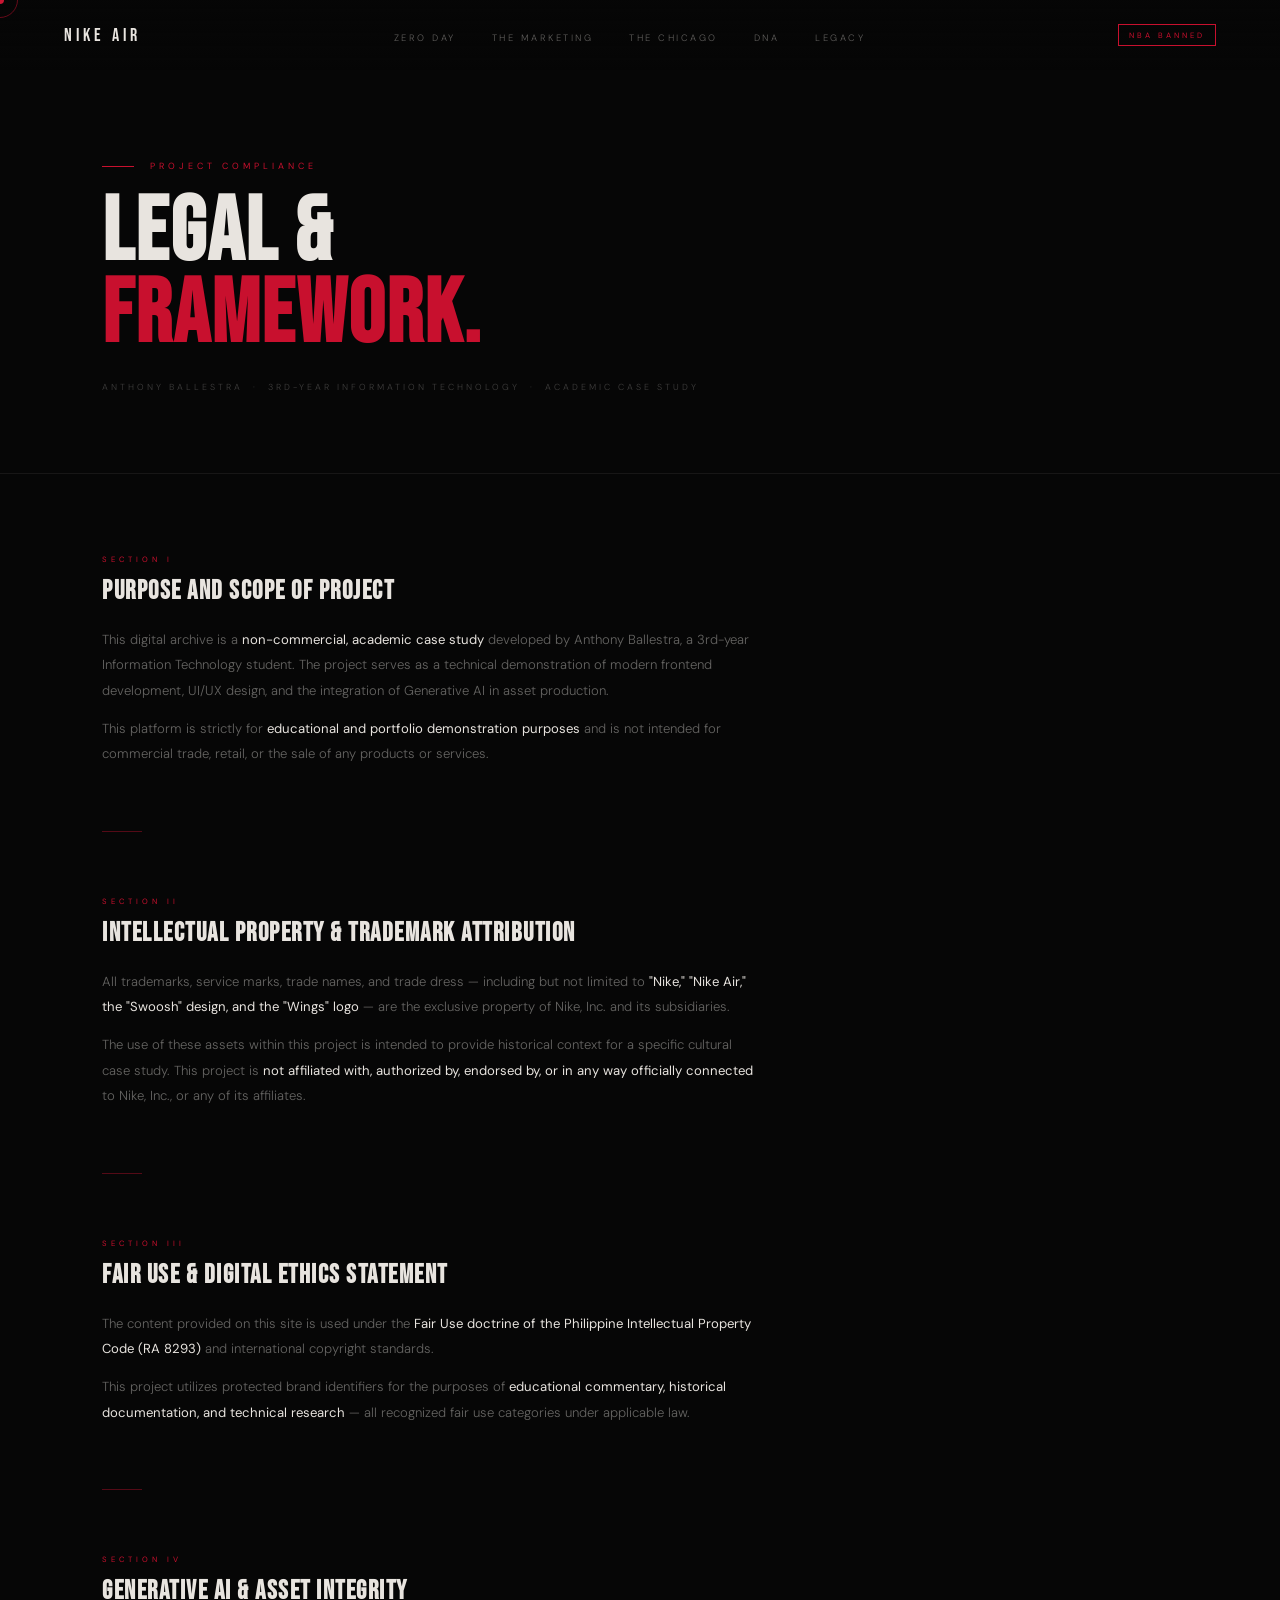
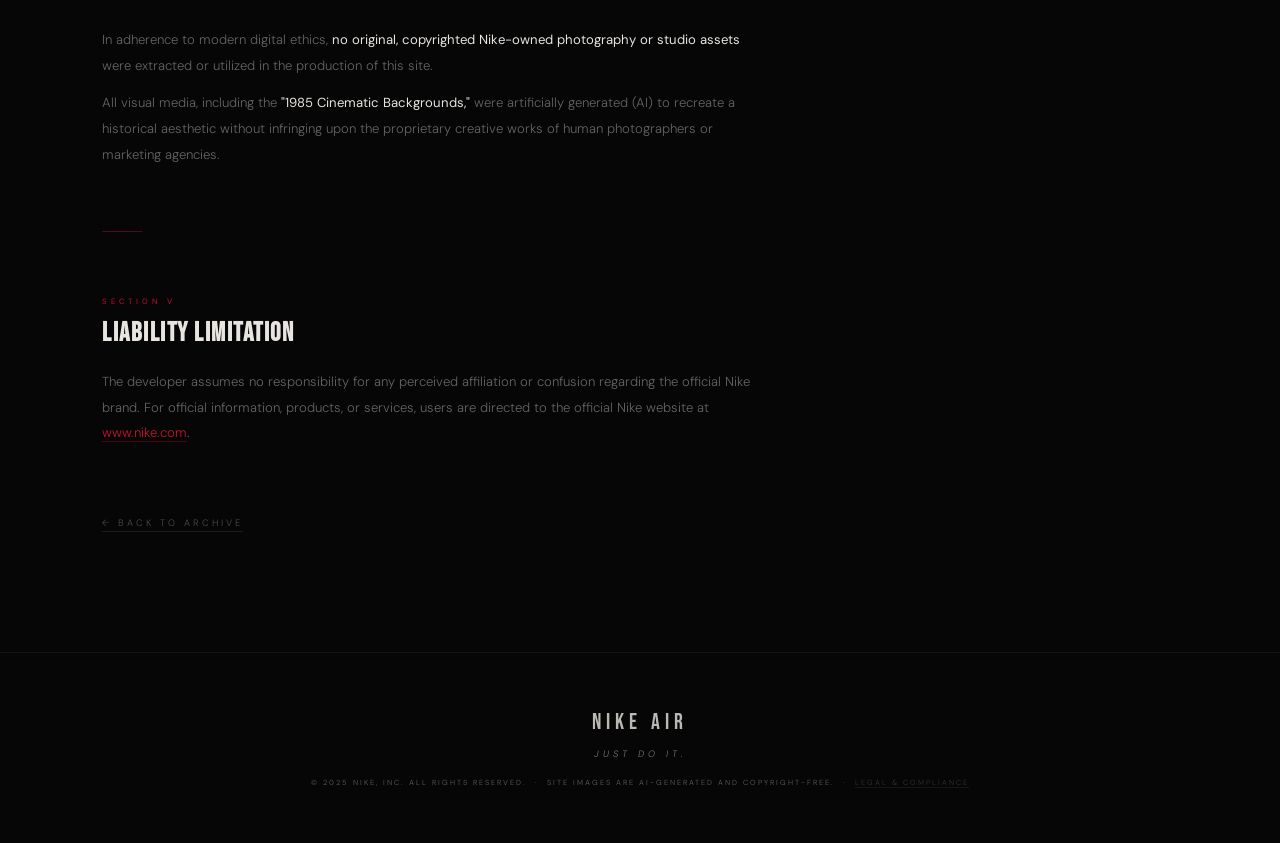
<file: legal.html>
<!DOCTYPE html>
<html lang="en">
<head>
    <meta charset="UTF-8">
    <meta name="viewport" content="width=device-width, initial-scale=1.0, viewport-fit=cover">
    <meta name="theme-color" content="#060606">
    <title>Legal & Compliance — AJ1 Archive</title>
    <link rel="preconnect" href="https://fonts.googleapis.com">
    <link href="https://fonts.googleapis.com/css2?family=Bebas+Neue&family=DM+Sans:ital,wght@0,300;0,400;1,300&display=swap" rel="stylesheet">
    <link rel="stylesheet" href="style.css">
    <style>
        .legal-hero {
            padding: 160px 8% 80px;
            border-bottom: 1px solid var(--border);
        }
        .legal-hero .eyebrow { animation: none; opacity: 1; margin-bottom: 20px; }
        .legal-hero h1 {
            font-family: 'Bebas Neue', sans-serif;
            font-size: clamp(3rem, 7vw, 6rem);
            line-height: 0.92;
            letter-spacing: 2px;
            color: var(--off-white);
        }
        .legal-hero h1 span { color: var(--red); }
        .legal-meta {
            margin-top: 24px;
            font-size: 0.55rem;
            letter-spacing: 3px;
            text-transform: uppercase;
            color: rgba(232,228,223,0.25);
            font-weight: 300;
        }

        .legal-body {
            padding: 80px 8% 120px;
            max-width: 860px;
        }
        .legal-section { margin-bottom: 64px; }
        .legal-section-num {
            font-size: 0.48rem;
            letter-spacing: 4px;
            text-transform: uppercase;
            color: var(--red);
            font-weight: 400;
            display: block;
            margin-bottom: 12px;
        }
        .legal-section h2 {
            font-family: 'Bebas Neue', sans-serif;
            font-size: 1.6rem;
            letter-spacing: 1.5px;
            color: var(--off-white);
            margin-bottom: 20px;
        }
        .legal-section p {
            font-size: 0.82rem;
            line-height: 1.95;
            color: rgba(232,228,223,0.42);
            font-weight: 300;
            margin-bottom: 12px;
        }
        .legal-section p strong { color: var(--off-white); font-weight: 400; }
        .legal-section p a {
            color: var(--red);
            text-decoration: none;
            border-bottom: 1px solid rgba(200,16,46,0.3);
            transition: border-color 0.3s;
        }
        .legal-section p a:hover { border-color: var(--red); }
        .legal-divider {
            width: 40px;
            height: 1px;
            background: rgba(200,16,46,0.4);
            margin-bottom: 64px;
        }
        .back-link {
            display: inline-flex;
            align-items: center;
            gap: 10px;
            font-size: 0.58rem;
            letter-spacing: 3px;
            text-transform: uppercase;
            color: rgba(232,228,223,0.32);
            text-decoration: none;
            font-weight: 300;
            border-bottom: 1px solid rgba(232,228,223,0.1);
            padding-bottom: 2px;
            transition: color 0.3s, border-color 0.3s;
        }
        .back-link:hover { color: var(--off-white); border-color: rgba(232,228,223,0.4); }

        /* Legal page responsive overrides */
        @media (max-width: 768px) {
            .legal-hero { padding: 120px 5% 60px; }
            .legal-body { padding: 60px 5% 80px; }
        }
        @media (max-width: 480px) {
            .legal-hero { padding: 100px 5% 48px; }
            .legal-body { padding: 48px 5% 64px; }
            .legal-section { margin-bottom: 48px; }
        }
    </style>
</head>
<body>

    <div class="cursor" id="cursor"></div>
    <div class="cursor-ring" id="cursorRing"></div>

    <!-- MOBILE MENU OVERLAY -->
    <div class="mobile-menu" id="mobileMenu" aria-hidden="true">
        <ul>
            <li><a href="index.html#zero-day">Zero Day</a></li>
            <li><a href="index.html#marketing">The Marketing</a></li>
            <li><a href="index.html#chicago">The Chicago</a></li>
            <li><a href="index.html#dna">DNA</a></li>
            <li><a href="index.html#legacy">Legacy</a></li>
        </ul>
        <div class="mobile-menu-badge">NBA Banned</div>
    </div>

    <nav>
        <div class="nav-logo">Nike Air</div>
        <ul class="nav-links">
            <li><a href="index.html#zero-day">Zero Day</a></li>
            <li><a href="index.html#marketing">The Marketing</a></li>
            <li><a href="index.html#chicago">The Chicago</a></li>
            <li><a href="index.html#dna">DNA</a></li>
            <li><a href="index.html#legacy">Legacy</a></li>
        </ul>
        <div class="nav-badge">NBA BANNED</div>
        <button class="nav-hamburger" id="hamburger" aria-label="Open menu" aria-expanded="false">
            <span></span>
            <span></span>
            <span></span>
        </button>
    </nav>

    <div class="legal-hero">
        <div class="eyebrow">
            <div class="eyebrow-line"></div>
            <span class="eyebrow-text">Project Compliance</span>
        </div>
        <h1>Legal &amp;<br><span>Framework.</span></h1>
        <p class="legal-meta">Anthony Ballestra &nbsp;·&nbsp; 3rd-Year Information Technology &nbsp;·&nbsp; Academic Case Study</p>
    </div>

    <div class="legal-body">

        <div class="legal-section">
            <span class="legal-section-num">Section I</span>
            <h2>Purpose and Scope of Project</h2>
            <p>This digital archive is a <strong>non-commercial, academic case study</strong> developed by Anthony Ballestra, a 3rd-year Information Technology student. The project serves as a technical demonstration of modern frontend development, UI/UX design, and the integration of Generative AI in asset production.</p>
            <p>This platform is strictly for <strong>educational and portfolio demonstration purposes</strong> and is not intended for commercial trade, retail, or the sale of any products or services.</p>
        </div>

        <div class="legal-divider"></div>

        <div class="legal-section">
            <span class="legal-section-num">Section II</span>
            <h2>Intellectual Property &amp; Trademark Attribution</h2>
            <p>All trademarks, service marks, trade names, and trade dress — including but not limited to <strong>"Nike," "Nike Air," the "Swoosh" design, and the "Wings" logo</strong> — are the exclusive property of Nike, Inc. and its subsidiaries.</p>
            <p>The use of these assets within this project is intended to provide historical context for a specific cultural case study. This project is <strong>not affiliated with, authorized by, endorsed by, or in any way officially connected</strong> to Nike, Inc., or any of its affiliates.</p>
        </div>

        <div class="legal-divider"></div>

        <div class="legal-section">
            <span class="legal-section-num">Section III</span>
            <h2>Fair Use &amp; Digital Ethics Statement</h2>
            <p>The content provided on this site is used under the <strong>Fair Use doctrine of the Philippine Intellectual Property Code (RA 8293)</strong> and international copyright standards.</p>
            <p>This project utilizes protected brand identifiers for the purposes of <strong>educational commentary, historical documentation, and technical research</strong> — all recognized fair use categories under applicable law.</p>
        </div>

        <div class="legal-divider"></div>

        <div class="legal-section">
            <span class="legal-section-num">Section IV</span>
            <h2>Generative AI &amp; Asset Integrity</h2>
            <p>In adherence to modern digital ethics, <strong>no original, copyrighted Nike-owned photography or studio assets</strong> were extracted or utilized in the production of this site.</p>
            <p>All visual media, including the <strong>"1985 Cinematic Backgrounds,"</strong> were artificially generated (AI) to recreate a historical aesthetic without infringing upon the proprietary creative works of human photographers or marketing agencies.</p>
        </div>

        <div class="legal-divider"></div>

        <div class="legal-section">
            <span class="legal-section-num">Section V</span>
            <h2>Liability Limitation</h2>
            <p>The developer assumes no responsibility for any perceived affiliation or confusion regarding the official Nike brand. For official information, products, or services, users are directed to the official Nike website at <a href="https://www.nike.com" target="_blank" rel="noopener noreferrer">www.nike.com</a>.</p>
        </div>

        <a href="index.html" class="back-link">&larr; Back to Archive</a>

    </div>

    <footer class="footer">
        <div class="footer-inner">
            <div class="footer-logo">Nike Air</div>
            <p class="footer-tagline">Just Do It.</p>
            <p class="footer-copy">© 2025 Nike, Inc. All rights reserved. &nbsp;·&nbsp; Site images are AI-generated and copyright-free. &nbsp;·&nbsp; <a href="legal.html" style="color:inherit;opacity:0.5;text-decoration:none;border-bottom:1px solid rgba(232,228,223,0.15);">Legal &amp; Compliance</a></p>
        </div>
    </footer>

    <script src="./main.js"></script>
</body>
</html>
</file>
<file: style.css>
/* ── RESET & VARIABLES ── */
*,
*::before,
*::after {
    margin: 0;
    padding: 0;
    box-sizing: border-box;
}

:root {
    --red: #c8102e;
    --red-dim: rgba(200, 16, 46, 0.12);
    --black: #060606;
    --off-white: #e8e4df;
    --dim: rgba(232, 228, 223, 0.38);
    --border: rgba(232, 228, 223, 0.07);
}

html {
    scroll-behavior: smooth;
}

body {
    overflow-x: hidden;
    background: var(--black);
    color: var(--off-white);
    font-family: 'DM Sans', sans-serif;
    cursor: none; /* Custom UI cursor enabled via JS */
}

.red {
    color: var(--red);
}

/* ── CUSTOM LOADER ── */
.loader {
    position: fixed;
    inset: 0;
    z-index: 9999;
    display: flex;
    flex-direction: column;
    align-items: center;
    justify-content: center;
    gap: 20px;
    background: var(--black);
    transition: opacity 0.6s ease, visibility 0.6s ease;
}

.loader.done {
    opacity: 0;
    visibility: hidden;
    pointer-events: none;
}

.loader-bar {
    position: relative;
    width: 200px;
    height: 1px;
    overflow: hidden;
    background: rgba(232, 228, 223, 0.08);
}

.loader-bar::after {
    content: '';
    position: absolute;
    top: 0;
    left: -100%;
    width: 100%;
    height: 100%;
    background: var(--red);
    animation: loadBar 1.1s cubic-bezier(0.4, 0, 0.2, 1) forwards;
}

@keyframes loadBar {
    to { left: 0; }
}

.loader-text {
    color: rgba(232, 228, 223, 0.25);
    font-size: 0.52rem;
    letter-spacing: 6px;
    text-transform: uppercase;
}

/* ── CUSTOM INTERACTIVE CURSOR ── */
.cursor {
    position: fixed;
    z-index: 9000;
    width: 8px;
    height: 8px;
    pointer-events: none;
    background: var(--red);
    border-radius: 50%;
    transform: translate(-50%, -50%);
    transition: width 0.2s, height 0.2s;
    mix-blend-mode: screen;
}

.cursor-ring {
    position: fixed;
    z-index: 8999;
    width: 36px;
    height: 36px;
    pointer-events: none;
    border: 1px solid rgba(200, 16, 46, 0.5);
    border-radius: 50%;
    transform: translate(-50%, -50%);
    transition: width 0.2s, height 0.2s, border-color 0.2s;
}

/* ── DESKTOP NAVIGATION ── */
nav {
    position: fixed;
    top: 0;
    left: 0;
    right: 0;
    z-index: 100;
    display: flex;
    justify-content: space-between;
    align-items: center;
    padding: 24px 5%;
}

nav::before {
    content: '';
    position: absolute;
    inset: 0;
    pointer-events: none;
    background: linear-gradient(to bottom, rgba(6, 6, 6, 0.96) 0%, transparent 100%);
}

.nav-logo {
    position: relative;
    color: var(--off-white);
    font-family: 'Bebas Neue', sans-serif;
    font-size: 1.1rem;
    letter-spacing: 4px;
}

.nav-links {
    position: relative;
    display: flex;
    gap: 36px;
    list-style: none;
}

.nav-links a {
    color: rgba(232, 228, 223, 0.4);
    font-size: 0.58rem;
    font-weight: 300;
    letter-spacing: 2.5px;
    text-transform: uppercase;
    text-decoration: none;
    transition: color 0.3s;
}

.nav-links a:hover {
    color: var(--off-white);
}

.nav-badge {
    position: relative;
    padding: 5px 10px;
    border: 1px solid var(--red);
    color: var(--red);
    font-size: 0.48rem;
    letter-spacing: 3px;
    text-transform: uppercase;
}

/* ── HERO SECTION ── */
.hero {
    position: relative;
    display: flex;
    align-items: center;
    width: 100%;
    height: 100vh;
    overflow: hidden;
}

.hero-bg {
    position: absolute;
    inset: 0;
    background-image: url('./assets/jordan 1 banned.png'); 
    background-size: cover;
    background-position: center 30%;
    transform: scale(1.08);
    animation: slowZoom 20s ease forwards;
}

@keyframes slowZoom {
    from { transform: scale(1.08); }
    to { transform: scale(1.0); }
}

.hero-overlay-left {
    position: absolute;
    inset: 0;
    background: linear-gradient(
        105deg,
        rgba(6, 6, 6, 1) 0%,
        rgba(6, 6, 6, 0.93) 28%,
        rgba(6, 6, 6, 0.5) 52%,
        rgba(6, 6, 6, 0.08) 72%,
        transparent 100%
    );
}

.hero-overlay-glow {
    position: absolute;
    inset: 0;
    background: 
        radial-gradient(ellipse at 65% 75%, rgba(200, 16, 46, 0.25) 0%, transparent 55%),
        radial-gradient(ellipse at 80% 20%, rgba(200, 16, 46, 0.07) 0%, transparent 40%);
}

.hero-noise {
    position: absolute;
    inset: 0;
    opacity: 0.04;
    background-image: url("data:image/svg+xml,%3Csvg viewBox='0 0 200 200' xmlns='http://www.w3.org/2000/svg'%3E%3Cfilter id='n'%3E%3CfeTurbulence type='fractalNoise' baseFrequency='0.85' numOctaves='4' stitchTiles='stitch'/%3E%3C/filter%3E%3Crect width='100%25' height='100%25' filter='url(%23n)'/%3E%3C/svg%3E");
    background-size: 150px 150px;
}

.hero-scan {
    position: absolute;
    inset: 0;
    pointer-events: none;
    background: repeating-linear-gradient(
        to bottom,
        transparent,
        transparent 3px,
        rgba(0, 0, 0, 0.025) 3px,
        rgba(0, 0, 0, 0.025) 4px
    );
}

.img-credit {
    position: absolute;
    bottom: 76px;
    right: 5%;
    z-index: 10;
    color: rgba(232, 228, 223, 0.18);
    font-size: 0.46rem;
    font-weight: 300;
    letter-spacing: 2px;
    text-transform: uppercase;
}

.hero-content {
    position: relative;
    z-index: 10;
    max-width: 620px;
    padding-left: 8%;
}

.eyebrow {
    display: flex;
    align-items: center;
    gap: 16px;
    margin-bottom: 24px;
    opacity: 0;
    animation: fadeUp 0.8s ease 1.4s forwards;
}

.eyebrow-line {
    width: 32px;
    height: 1px;
    background: var(--red);
}

.eyebrow-text {
    color: var(--red);
    font-size: 0.56rem;
    font-weight: 400;
    letter-spacing: 4px;
    text-transform: uppercase;
}

.headline {
    margin-bottom: 32px;
    font-family: 'Bebas Neue', sans-serif;
    font-size: clamp(5rem, 12vw, 9.5rem);
    line-height: 0.88;
    letter-spacing: 2px;
    text-transform: uppercase;
}

.headline .line {
    display: block;
    overflow: hidden;
}

.headline .line span {
    display: block;
    opacity: 0;
    transform: translateY(100%);
}

.headline .line:nth-child(1) span { animation: slideUp 0.7s cubic-bezier(0.16, 1, 0.3, 1) 1.6s forwards; }
.headline .line:nth-child(2) span { animation: slideUp 0.7s cubic-bezier(0.16, 1, 0.3, 1) 1.75s forwards; }
.headline .line:nth-child(3) span { animation: slideUp 0.7s cubic-bezier(0.16, 1, 0.3, 1) 1.9s forwards; }

@keyframes slideUp {
    to { opacity: 1; transform: translateY(0); }
}

@keyframes fadeUp {
    from { opacity: 0; transform: translateY(12px); }
    to { opacity: 1; transform: translateY(0); }
}

.hero-body {
    max-width: 300px;
    margin-bottom: 48px;
    color: rgba(232, 228, 223, 0.4);
    font-size: 0.82rem;
    font-weight: 300;
    font-style: italic;
    line-height: 1.75;
    opacity: 0;
    animation: fadeUp 0.8s ease 2.1s forwards;
}

.cta-group {
    display: flex;
    align-items: center;
    gap: 32px;
    opacity: 0;
    animation: fadeUp 0.8s ease 2.3s forwards;
}

.cta-btn {
    position: relative;
    display: inline-flex;
    padding: 15px 36px;
    overflow: hidden;
    background: var(--red);
    color: var(--off-white);
    font-size: 0.62rem;
    font-weight: 400;
    letter-spacing: 3px;
    text-transform: uppercase;
    text-decoration: none;
    transition: color 0.35s;
}

.cta-btn::before {
    content: '';
    position: absolute;
    inset: 0;
    background: var(--off-white);
    transform: translateX(-101%);
    transition: transform 0.35s cubic-bezier(0.16, 1, 0.3, 1);
}

.cta-btn:hover::before {
    transform: translateX(0);
}

.cta-btn:hover {
    color: var(--black);
}

.cta-btn span {
    position: relative;
    z-index: 1;
}

.cta-link {
    padding-bottom: 2px;
    border-bottom: 1px solid rgba(232, 228, 223, 0.12);
    color: rgba(232, 228, 223, 0.32);
    font-size: 0.58rem;
    font-weight: 300;
    letter-spacing: 3px;
    text-transform: uppercase;
    text-decoration: none;
    transition: color 0.3s, border-color 0.3s;
}

.cta-link:hover {
    border-color: rgba(232, 228, 223, 0.45);
    color: var(--off-white);
}

.hero-side-text {
    position: absolute;
    top: 50%;
    right: 40px;
    z-index: 10;
    color: rgba(232, 228, 223, 0.1);
    font-size: 0.44rem;
    font-weight: 300;
    letter-spacing: 5px;
    text-transform: uppercase;
    white-space: nowrap;
    transform: translateY(-50%) rotate(90deg);
}

.hero-bottom {
    position: absolute;
    bottom: 32px;
    left: 8%;
    right: 8%;
    z-index: 10;
    display: flex;
    justify-content: space-between;
    align-items: flex-end;
    opacity: 0;
    animation: fadeUp 0.8s ease 2.5s forwards;
}

.fine-print {
    color: rgba(232, 228, 223, 0.16);
    font-size: 0.5rem;
    font-weight: 300;
    letter-spacing: 2px;
    text-transform: uppercase;
}

.scroll-hint {
    display: flex;
    flex-direction: column;
    align-items: center;
    gap: 10px;
}

.scroll-hint span {
    color: rgba(232, 228, 223, 0.2);
    font-size: 0.46rem;
    font-weight: 300;
    letter-spacing: 3px;
    text-transform: uppercase;
    writing-mode: vertical-rl;
}

.scroll-line {
    width: 1px;
    height: 50px;
    background: linear-gradient(to bottom, rgba(232, 228, 223, 0.28), transparent);
    animation: scrollPulse 2s ease infinite;
}

@keyframes scrollPulse {
    0%, 100% { opacity: 0.3; }
    50% { opacity: 1; }
}

/* ── STATS STRIP ── */
.stats-strip {
    display: flex;
    align-items: center;
    padding: 22px 8%;
    background: var(--red);
}

.stat-item {
    display: flex;
    flex: 1;
    flex-direction: column;
    gap: 4px;
    padding: 0 36px;
}

.stat-item:first-child { padding-left: 0; }
.stat-item:last-child { padding-right: 0; }

.stat-divider {
    flex-shrink: 0;
    width: 1px;
    height: 36px;
    background: rgba(232, 228, 223, 0.2);
}

.stat-num {
    color: var(--off-white);
    font-family: 'Bebas Neue', sans-serif;
    font-size: 2.2rem;
    letter-spacing: 2px;
}

.stat-label {
    color: rgba(232, 228, 223, 0.5);
    font-size: 0.5rem;
    font-weight: 300;
    letter-spacing: 2px;
    text-transform: uppercase;
}

/* ── CHAPTERS & STORYTELLING LAYOUTS ── */
.chapter {
    padding: 110px 8%;
    border-top: 1px solid var(--border);
    opacity: 0;
    transform: translateY(28px);
    transition: opacity 0.85s ease, transform 0.85s ease;
}

.chapter.revealed {
    opacity: 1;
    transform: translateY(0);
}

.chapter-alt {
    background: rgba(232, 228, 223, 0.015);
}

.chapter-inner {
    max-width: 1200px;
    margin: 0 auto;
}

.story-layout {
    display: grid;
    grid-template-columns: 1fr 1fr;
    align-items: start;
    gap: 80px;
}

.story-layout.reverse { direction: rtl; }
.story-layout.reverse > * { direction: ltr; }

/* Chapter Typography */
.chapter-tag {
    display: flex;
    align-items: center;
    gap: 16px;
    margin-bottom: 24px;
}

.chapter-tag.centered {
    justify-content: center;
    margin-bottom: 20px;
}

.chapter-num {
    color: var(--red);
    font-family: 'Bebas Neue', sans-serif;
    font-size: 0.85rem;
    letter-spacing: 4px;
}

.chapter-line {
    flex: 1;
    max-width: 40px;
    height: 1px;
    background: rgba(232, 228, 223, 0.15);
}

.chapter-label {
    color: rgba(232, 228, 223, 0.3);
    font-size: 0.52rem;
    font-weight: 300;
    letter-spacing: 3px;
    text-transform: uppercase;
}

.chapter-headline {
    margin-bottom: 28px;
    color: var(--off-white);
    font-family: 'Bebas Neue', sans-serif;
    font-size: clamp(2.8rem, 5vw, 4.5rem);
    line-height: 0.95;
    letter-spacing: 1.5px;
}

.chapter-headline.centered { margin-bottom: 20px; text-align: center; }

.chapter-body {
    max-width: 480px;
    margin-bottom: 36px;
    color: rgba(232, 228, 223, 0.38);
    font-size: 0.83rem;
    font-weight: 300;
    line-height: 1.85;
}

.centered-body {
    margin: 0 auto 56px auto;
    text-align: center;
}

/* Data Fact Blocks */
.fact-block {
    display: flex;
    flex-direction: column;
    gap: 24px;
}

.fact-item {
    padding-left: 20px;
    border-left: 2px solid rgba(200, 16, 46, 0.35);
}

.fact-label {
    display: block;
    margin-bottom: 8px;
    color: var(--red);
    font-size: 0.5rem;
    font-weight: 400;
    letter-spacing: 3px;
    text-transform: uppercase;
}

.fact-item p {
    color: rgba(232, 228, 223, 0.42);
    font-size: 0.8rem;
    font-weight: 300;
    line-height: 1.8;
}

.fact-item p strong { color: var(--off-white); font-weight: 400; }
.fact-item p em { color: rgba(232, 228, 223, 0.6); font-style: italic; }

/* ── STORY VISUALS (Generative Assets) ── */
.story-visual {
    position: relative;
    overflow: hidden;
    aspect-ratio: 4/3;
}

.story-visual-img {
    display: block;
    width: 100%;
    height: 100%;
    object-fit: cover;
    filter: grayscale(100%) contrast(1.1);
    transition: filter 0.6s ease;
}

.story-visual:hover .story-visual-img {
    filter: grayscale(0%) contrast(1.0);
}

.story-visual-overlay {
    position: absolute;
    inset: 0;
    pointer-events: none;
    background: linear-gradient(135deg, rgba(200, 16, 46, 0.12) 0%, transparent 60%);
}

.story-visual-label {
    position: absolute;
    right: 18px;
    bottom: 18px;
    color: rgba(232, 228, 223, 0.06);
    font-family: 'Bebas Neue', sans-serif;
    font-size: 4rem;
    line-height: 1;
    letter-spacing: 2px;
}

.story-img-badge {
    position: absolute;
    top: 14px;
    left: 14px;
    padding: 4px 8px;
    background: rgba(6, 6, 6, 0.7);
    color: rgba(232, 228, 223, 0.38);
    font-size: 0.44rem;
    font-weight: 300;
    letter-spacing: 2px;
    text-transform: uppercase;
}

/* Pull Quotes */
.pull-quote-block {
    display: flex;
    flex-direction: column;
    justify-content: center;
    align-items: flex-start;
    gap: 20px;
    padding: 48px;
    border-left: 3px solid var(--red);
    background: var(--red-dim);
}

blockquote {
    color: var(--off-white);
    font-family: 'Bebas Neue', sans-serif;
    font-size: clamp(1.6rem, 3vw, 2.4rem);
    line-height: 1.15;
    letter-spacing: 1px;
}

cite {
    color: rgba(232, 228, 223, 0.3);
    font-size: 0.52rem;
    font-style: normal;
    font-weight: 300;
    letter-spacing: 3px;
    text-transform: uppercase;
}

/* Colorway Specs */
.specs-visual {
    display: flex;
    flex-direction: column;
    gap: 16px;
}

.colorway-card {
    display: flex;
    flex-direction: column;
    gap: 10px;
    padding: 32px 28px;
    border: 1px solid var(--border);
    opacity: 0;
    transform: translateY(16px);
    transition: opacity 0.6s ease, transform 0.6s ease;
}

.colorway-card.revealed { opacity: 1; transform: translateY(0); }
.colorway-card:nth-child(2).revealed { transition-delay: 0.12s; }

.cc-banned { border-color: rgba(200, 16, 46, 0.3); }
.cc-chicago { border-color: rgba(232, 228, 223, 0.12); }

.cc-shoe-label {
    color: rgba(232, 228, 223, 0.3);
    font-size: 0.5rem;
    font-weight: 300;
    letter-spacing: 3px;
    text-transform: uppercase;
}

.cc-name {
    color: var(--off-white);
    font-family: 'Bebas Neue', sans-serif;
    font-size: 2rem;
    letter-spacing: 2px;
}

.cc-status {
    display: inline-block;
    padding: 4px 10px;
    font-size: 0.48rem;
    font-weight: 400;
    letter-spacing: 3px;
    text-transform: uppercase;
}

.status-banned { background: rgba(200, 16, 46, 0.15); color: var(--red); }
.status-allowed { background: rgba(232, 228, 223, 0.06); color: rgba(232, 228, 223, 0.45); }

.cc-desc {
    margin-top: 4px;
    color: rgba(232, 228, 223, 0.35);
    font-size: 0.75rem;
    font-weight: 300;
    line-height: 1.75;
}

/* DNA Grid System */
.dna-grid {
    display: grid;
    grid-template-columns: 1fr 1fr;
    gap: 2px;
    margin-top: 48px;
}

.dna-card {
    display: flex;
    flex-direction: column;
    gap: 16px;
    padding: 40px 36px;
    border: 1px solid var(--border);
    opacity: 0;
    transform: translateY(16px);
    transition: opacity 0.6s ease, transform 0.6s ease;
}

.dna-card.revealed { opacity: 1; transform: translateY(0); }
.dna-card:nth-child(2).revealed { transition-delay: 0.08s; }
.dna-card:nth-child(3).revealed { transition-delay: 0.16s; }
.dna-card:nth-child(4).revealed { transition-delay: 0.24s; }

.dna-card:hover { background: rgba(232, 228, 223, 0.02); }

.dna-icon { color: var(--red); font-size: 0.8rem; }
.dna-card h3 { color: var(--off-white); font-family: 'Bebas Neue', sans-serif; font-size: 1.4rem; letter-spacing: 1.5px; }
.dna-card p { color: rgba(232, 228, 223, 0.38); font-size: 0.79rem; font-weight: 300; line-height: 1.85; }
.dna-card p strong { color: var(--off-white); font-weight: 400; }

/* Legacy & Closing Elements */
.legacy-chapter { background: rgba(200, 16, 46, 0.03); }

.legacy-stat-row {
    display: flex;
    gap: 0;
    margin-top: 48px;
    margin-bottom: 60px;
    border: 1px solid var(--border);
}

.legacy-stat {
    display: flex;
    flex: 1;
    flex-direction: column;
    gap: 10px;
    padding: 36px 32px;
    border-right: 1px solid var(--border);
    opacity: 0;
    transform: translateY(12px);
    transition: opacity 0.5s ease, transform 0.5s ease;
}

.legacy-stat:last-child { border-right: none; }
.legacy-stat.revealed { opacity: 1; transform: translateY(0); }
.legacy-stat:nth-child(2).revealed { transition-delay: 0.08s; }
.legacy-stat:nth-child(3).revealed { transition-delay: 0.16s; }
.legacy-stat:nth-child(4).revealed { transition-delay: 0.24s; }

.ls-num { color: var(--off-white); font-family: 'Bebas Neue', sans-serif; font-size: 2.8rem; letter-spacing: 2px; }
.ls-label { color: rgba(232, 228, 223, 0.3); font-size: 0.5rem; font-weight: 300; letter-spacing: 2.5px; text-transform: uppercase; }

.legacy-pillars {
    display: grid;
    grid-template-columns: 1fr 1fr 1fr;
    gap: 2px;
}

.pillar {
    display: flex;
    flex-direction: column;
    gap: 16px;
    padding: 40px 32px;
    border: 1px solid var(--border);
    opacity: 0;
    transform: translateY(16px);
    transition: opacity 0.6s ease, transform 0.6s ease;
}

.pillar.revealed { opacity: 1; transform: translateY(0); }
.pillar:nth-child(2).revealed { transition-delay: 0.1s; }
.pillar:nth-child(3).revealed { transition-delay: 0.2s; }

.pillar h3 { color: var(--off-white); font-family: 'Bebas Neue', sans-serif; font-size: 1.4rem; letter-spacing: 1.5px; }
.pillar p { color: rgba(232, 228, 223, 0.38); font-size: 0.79rem; font-weight: 300; line-height: 1.85; }
.pillar p strong { color: var(--off-white); font-weight: 400; }
.pillar p em { color: rgba(232, 228, 223, 0.55); font-style: italic; }

.closing-line {
    display: flex;
    align-items: center;
    gap: 28px;
    margin-top: 72px;
}

.cl-rule { flex: 1; height: 1px; background: rgba(232, 228, 223, 0.1); }
.closing-line p {
    color: rgba(232, 228, 223, 0.5);
    font-family: 'Bebas Neue', sans-serif;
    font-size: clamp(1.2rem, 2.5vw, 2rem);
    letter-spacing: 2px;
    white-space: nowrap;
}

/* ── LEGAL & COMPLIANCE FOOTER ── */
.footer {
    padding: 56px 8%;
    border-top: 1px solid var(--border);
}

.footer-inner {
    display: flex;
    flex-direction: column;
    align-items: center;
    gap: 12px;
    text-align: center;
}

.footer-logo {
    color: rgba(232, 228, 223, 0.8); 
    font-family: 'Bebas Neue', sans-serif;
    font-size: 1.4rem;
    letter-spacing: 5px;
}

.footer-tagline {
    color: rgba(232, 228, 223, 0.5); 
    font-size: 0.58rem;
    font-style: italic;
    font-weight: 300;
    letter-spacing: 4px;
    text-transform: uppercase;
}

.footer-copy {
    margin-top: 6px;
    color: rgba(232, 228, 223, 0.4); 
    font-size: 0.46rem;
    font-weight: 300;
    letter-spacing: 2px;
    text-transform: uppercase;
}

/* HAMBURGER MENU */
.nav-hamburger {
    display: none;
    flex-direction: column;
    justify-content: space-around;
    width: 24px;
    height: 20px;
    background: transparent;
    border: none;
    cursor: pointer;
    z-index: 101;
}

.nav-hamburger span {
    width: 100%;
    height: 2px;
    background: var(--off-white);
    transition: all 0.3s linear;
    transform-origin: 1px;
}

.nav-hamburger.open span:nth-child(1) { transform: rotate(45deg); }
.nav-hamburger.open span:nth-child(2) { opacity: 0; }
.nav-hamburger.open span:nth-child(3) { transform: rotate(-45deg); }

.mobile-menu {
    position: fixed;
    inset: 0;
    background: rgba(6, 6, 6, 0.98);
    backdrop-filter: blur(10px);
    -webkit-backdrop-filter: blur(10px);
    z-index: 99;
    display: flex;
    flex-direction: column;
    justify-content: center;
    align-items: center;
    gap: 40px;
    opacity: 0;
    visibility: hidden;
    transition: opacity 0.4s ease, visibility 0.4s ease;
}

.mobile-menu.open {
    opacity: 1;
    visibility: visible;
}

.mobile-menu ul {
    list-style: none;
    text-align: center;
    display: flex;
    flex-direction: column;
    gap: 28px;
}

.mobile-menu a {
    color: var(--off-white);
    font-family: 'Bebas Neue', sans-serif;
    font-size: 3.5rem;
    text-decoration: none;
    letter-spacing: 2px;
    transition: color 0.3s;
}

.mobile-menu a:hover { color: var(--red); }

.mobile-menu-badge {
    padding: 8px 16px;
    border: 1px solid var(--red);
    color: var(--red);
    font-size: 0.6rem;
    letter-spacing: 3px;
    text-transform: uppercase;
}

/* ── PREMIUM RESPONSIVE MEDIA QUERIES ── */

@media (hover: none) and (pointer: coarse) {
    .cursor, .cursor-ring { display: none !important; }
    body { cursor: auto; }
}

/* ── LAPTOP & LARGE TABLETS (Max Width: 1024px) ── */
@media (max-width: 1024px) {
    .story-layout { gap: 48px; }
    .stats-strip { padding: 24px 5%; }
    .stat-item { padding: 0 20px; }
    .hero-content { max-width: 500px; }
    .headline { font-size: clamp(4.5rem, 9vw, 7rem); }
}

/* ── TABLETS & MOBILE  ── */
@media (max-width: 768px) {
    /* Enable Hamburger Menu */
    .nav-links, .nav-badge { display: none; }
    .nav-hamburger { display: flex; }

    /* Hero Section */
    .hero-content { padding-left: 5%; padding-right: 5%; max-width: 100%; }
    .headline { margin-bottom: 20px; }
    .hero-body { font-size: 0.9rem; max-width: 90%; }
    .hero-side-text { display: none; }
    .img-credit { bottom: 120px; right: 5%; }
    .hero-bottom { flex-direction: column; align-items: flex-start; gap: 24px; bottom: 24px; left: 5%; }
    .cta-group { flex-wrap: wrap; gap: 24px; }

    /* Stats Strip — 2x2 Grid */
    .stats-strip {
        display: grid;
        grid-template-columns: 1fr 1fr;
        padding: 0;
        gap: 0;
    }
    .stat-item {
        padding: 32px 20px;
        text-align: center;
        border-bottom: 1px solid rgba(232, 228, 223, 0.1);
    }
    .stat-item:nth-child(odd) { border-right: 1px solid rgba(232, 228, 223, 0.1); }
    .stat-divider { display: none; }

    /* Chapters & Edge-to-Edge Layout */
    .chapter { padding: 80px 5%; }
    .story-layout { grid-template-columns: 1fr; gap: 40px; }
    .story-layout.reverse { direction: ltr; }
    .story-layout.reverse > * { direction: ltr; }
    .chapter-headline { font-size: 3.5rem; margin-bottom: 20px; }
    
    .story-visual { margin: 0 -5.5%; aspect-ratio: 1 / 1; border-radius: 0; }
    .story-visual-label { font-size: 3rem; right: 24px; bottom: 24px; }

    .pull-quote-block {
        margin: 0 -5.5%;
        padding: 48px 8%;
        border-left: none;
        border-top: 3px solid var(--red);
    }
    blockquote { font-size: 1.8rem; }

    /* Grids */
    .dna-grid { grid-template-columns: 1fr; gap: 16px; margin-top: 32px; }
    .legacy-pillars { grid-template-columns: 1fr; gap: 16px; }
    .legacy-stat-row { flex-direction: column; border: 1px solid var(--border); }
    .legacy-stat { border-right: none; border-bottom: 1px solid var(--border); text-align: center; padding: 28px; }
    .legacy-stat:last-child { border-bottom: none; }

    /* Legal Page Adjustments */
    .legal-hero { padding: 120px 5% 60px; }
    .legal-body { padding: 60px 5% 80px; }
}

/* ── SMALL PHONES  ── */
@media (max-width: 480px) {
    .stats-strip { grid-template-columns: 1fr; }
    .stat-item:nth-child(odd) { border-right: none; }
    .stat-item { border-bottom: 1px solid rgba(232, 228, 223, 0.1); }
    .colorway-card { padding: 24px 20px; }
    .dna-card, .pillar { padding: 32px 24px; }
    .closing-line { flex-direction: column; gap: 16px; text-align: center; margin-top: 56px; }
    .cl-rule { width: 100%; }
}
</file>
